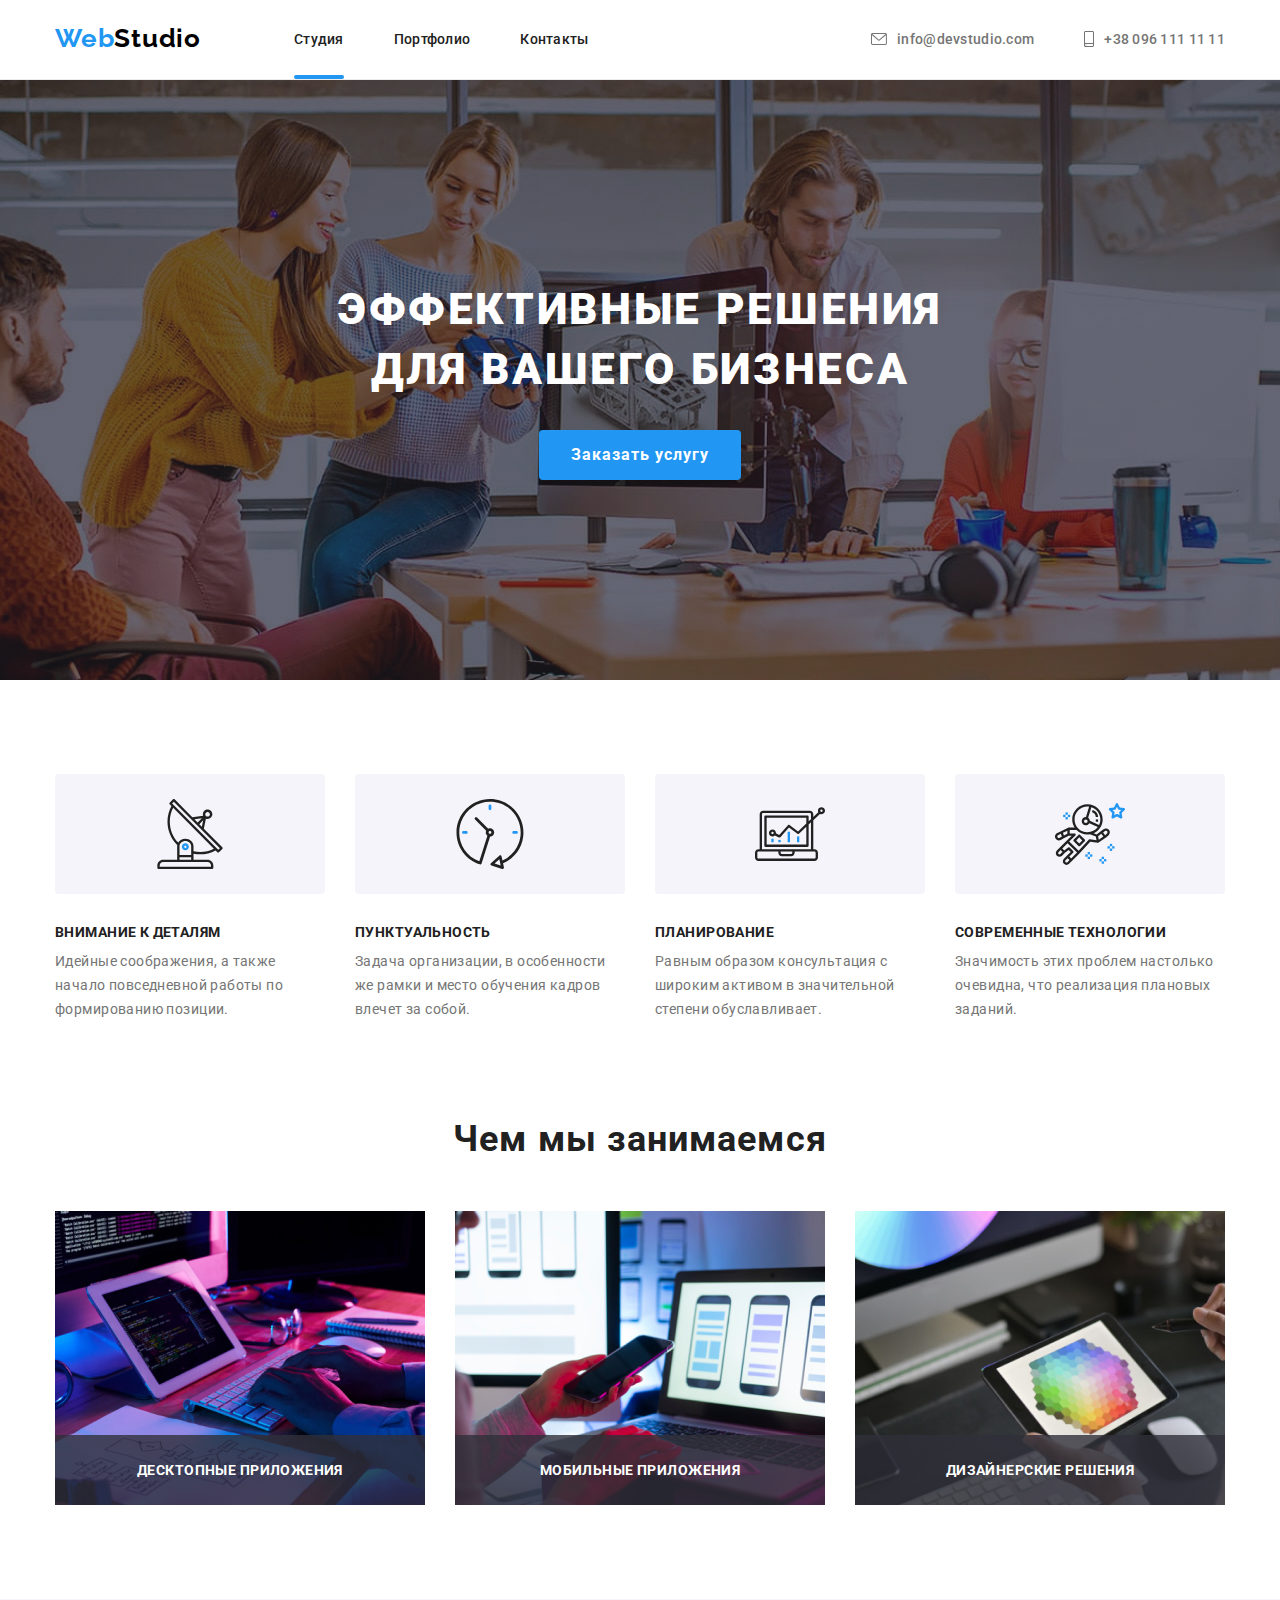
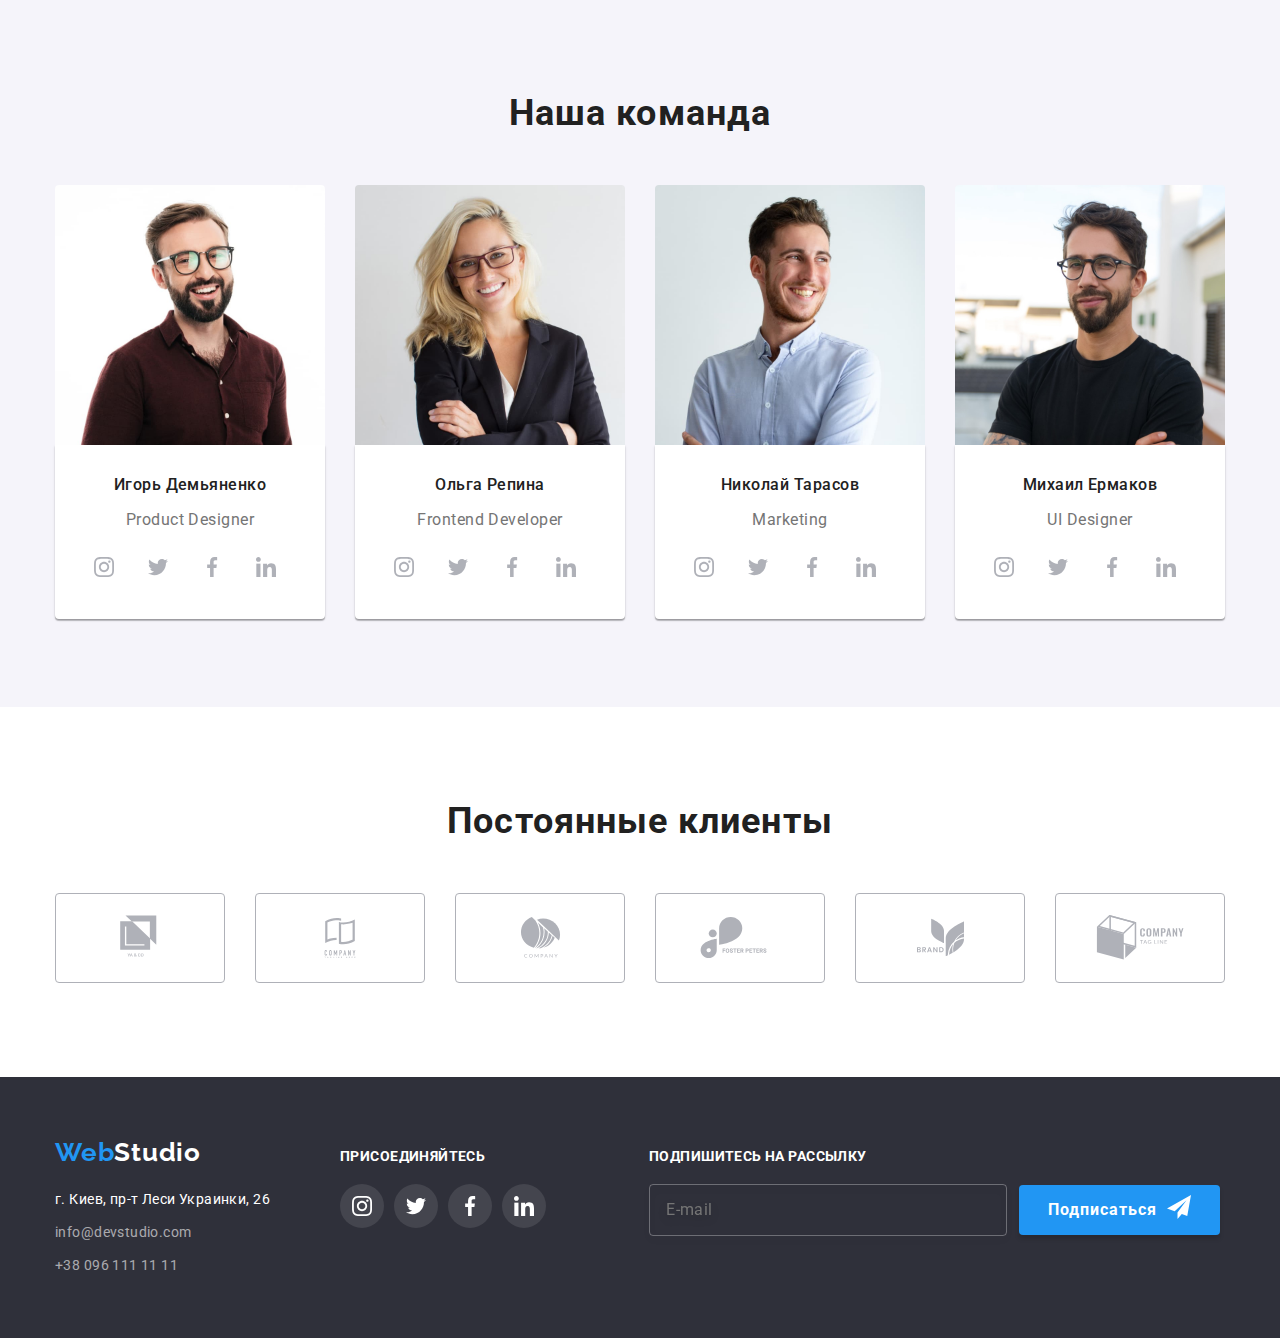
<file: index.html>
<!DOCTYPE html>
<html lang="ru">
<head>
    <meta charset="UTF-8">
    <meta name="viewport" content="width=device-width, initial-scale=1.0">
    <title>Homework 7</title>
    <link rel="stylesheet" href="https://cdnjs.cloudflare.com/ajax/libs/modern-normalize/1.0.0/modern-normalize.min.css">
    <link rel="preconnect" href="https://fonts.gstatic.com">
    <link href="https://fonts.googleapis.com/css2?family=Raleway:wght@700&family=Roboto:wght@400;500;700;900&display=swap"
        rel="stylesheet">
    <link rel="stylesheet" href="./css/main.min.css">
</head>
<body>
    <header  class="header">
        <div class="container">
            <nav class="navigation">
                <a class="logo-light link" lang="en" href="./index.html"><span class="logo-accent">Web</span>Studio</a>
                <ul class="navigation-menu list">
                    <li class="menu-item">
                        <a class="menu-link is-current link" href="./index.html">Студия</a>
                    </li>
                    <li class="menu-item">
                        <a class="menu-link link" href="./portfolio.html">Портфолио</a>
                    </li>
                    <li class="menu-item">
                        <a class="menu-link link" href="#">Контакты</a> 
                    </li>
                </ul>
            </nav>
            
            <address class="address">
                <ul class="address-header list">
                    <li class="address-mail-tel">
                        <a class="header-mail link" href="mailto:info@devstudio.com">
                            <svg class="address-icon"  width="16px" height="12px">
                                <use href="./images/sprite.svg#icon-envelope">
                                </use>
                            </svg>
                            info@devstudio.com</a>
                    </li>
                    <li class="address-mail-tel">
                        <a class="header-tel link" href="tel:+380961111111">
                            <svg class="address-icon" width="10px" height="16px">
                                <use href="./images/sprite.svg#icon-smartphone">
                                </use>
                            </svg>
                            +38 096 111 11 11</a>
                    </li>
                </ul>
            </address>

        </div>
             
    </header>
    <main>
        <!--hero-->
       
        <section class="hero">
                        
                    <h1 class="hero-title">Эффективные решения<br />для вашего бизнеса</h1>
                    <button class="button hero-button" type="button" data-modal-open>Заказать услугу</button>
            
        </section>
    
    <!--это мы-->
        <section class="about">
              <h2 class="visually-hidden">Это мы</h2>
            <div class="container">
                <ul class="about-list list">
                    <li class="about-list-item">
                        <div class="about-icon-list">
                            <svg class="about-icon">
                                <use href="./images/sprite.svg#icon-antenna">
                                </use>
                            </svg>
                        </div>
                        <h3 class="title">Внимание к деталям</h3>
                        <p class="about-title">Идейные соображения, а также начало повседневной работы по формированию позиции.</p>
                    </li>
                    <li class="about-list-item">
                        <div class="about-icon-list">
                            <svg class="about-icon">
                                <use href="./images/sprite.svg#icon-clock">
                                </use>
                            </svg>
                        </div>
                        <h3 class="title">Пунктуальность</h3>
                        <p class="about-title">Задача организации, в особенности же рамки и место обучения кадров влечет за собой.</p>
                    </li>
                    <li class="about-list-item"> 
                        <div class="about-icon-list">
                            <svg class="about-icon">
                                <use href="./images/sprite.svg#icon-diagram">
                                </use>
                            </svg>
                        </div>
                        <h3 class="title">Планирование</h3>
                        <p class="about-title">Равным образом консультация с широким активом в значительной степени обуславливает.</p>
                    </li>
                    <li class="about-list-item"> 
                         <div class="about-icon-list">
                            <svg class="about-icon">
                                <use href="./images/sprite.svg#icon-astronaut">
                                </use>
                            </svg>
                        </div>

                        <h3 class="title">Современные технологии</h3>
                        <p class="about-title">Значимость этих проблем настолько очевидна, что реализация плановых заданий.</p>
                    </li>
                </ul>
            </div>
            
                </section>
                <!--Чем мы занимаемся-->
            <section class="gallery">
                <h2 class="gallery-title">Чем мы занимаемся</h2>
                <div class="container">
                    <ul class="gallery-list list">
                    <li class="gallery-item">
                        <img class="gallery-img" src="./images/program/program-img-1.jpg" alt="Десктопные приложения" width="370"
                            height="294">
                            <div class="gallery-label">
                                <p class="label-text">Десктопные приложения</p>
                            </div>
                    </li>
                    <li class="gallery-item">
                        <img class="gallery-img" src="./images/program/program-img-2.jpg" alt="Мобильные приложения"
                            width="370" height="294">
                            <div class="gallery-label">
                                <p class="label-text">Мобильные приложения</p>
                            </div>
                    </li>
                    <li class="gallery-item">
                        <img class="gallery-img" src="./images/program/program-img-3.jpg" alt="Дизайнерские решения"
                            width="370" height="294">
                            <div class="gallery-label">
                                <p class="label-text">Дизайнерские решения</p>
                            </div>
                    </li>
                </ul>
            </div>            
                
            </section>
            <!--команда-->
            <section class="teams">
                <h2 class="gallery-title">Наша команда</h2>
                <div class="container">
                    <ul class="teams-list list">
                        <li class="teams-item">
                            <img class="teams-img" src="./images/komand/product-designer.jpg" alt="дизайнер" width="270" height="260">
                            <div class="teams-wrapper">
                                <h3 class="teams-persons">Игорь Демьяненко</h3>
                                <p class="persons-job" lang="en">Product Designer</p>
                                <ul class="social-list list">
                                    <li class="social-list-item">
                                        <a class="social-list-link" href="">
                                            <svg class="social-list-icon">
                                                <use href="./images/sprite.svg#icon-instagram"></use>
                                            </svg>
                                        </a>
                                    </li>
                                    <li class="social-list-item">
                                        <a class="social-list-link" href="">
                                            <svg class="social-list-icon">
                                                <use href="./images/sprite.svg#icon-Group"></use>
                                            </svg>
                                        </a>
                                    </li>
                                    <li class="social-list-item">
                                        <a class="social-list-link" href="">
                                            <svg class="social-list-icon">
                                                <use href="./images/sprite.svg#icon-facebook"></use>
                                            </svg>
                                        </a>
                                    </li>
                                    <li class="social-list-item">
                                        <a class="social-list-link" href="">
                                            <svg class="social-list-icon">
                                                <use href="./images/sprite.svg#icon-linkedin"></use>
                                            </svg>
                                        </a>
                                    </li>
                                </ul>
                            </div>
                            
                        </li>
                        <li class="teams-item">
                            <img class="teams-img" src="./images/komand/frontend-developer.jpg" alt="разработчик" width="270" height="260">
                            <div class="teams-wrapper">
                                <h3 class="teams-persons">Ольга Репина</h3>
                                <p class="persons-job" lang="en">Frontend Developer</p>
                                <ul class="social-list list">
                                    <li class="social-list-item">
                                        <a class="social-list-link" href="">
                                            <svg class="social-list-icon">
                                                <use href="./images/sprite.svg#icon-instagram"></use>
                                            </svg>
                                        </a>
                                    </li>
                                    <li class="social-list-item">
                                        <a class="social-list-link" href="">
                                            <svg class="social-list-icon">
                                                <use href="./images/sprite.svg#icon-Group"></use>
                                            </svg>
                                        </a>
                                    </li>
                                    <li class="social-list-item">
                                        <a class="social-list-link" href="">
                                            <svg class="social-list-icon">
                                                <use href="./images/sprite.svg#icon-facebook"></use>
                                            </svg>
                                        </a>
                                    </li>
                                    <li class="social-list-item">
                                        <a class="social-list-link" href="">
                                            <svg class="social-list-icon">
                                                <use href="./images/sprite.svg#icon-linkedin"></use>
                                            </svg>
                                        </a>
                                    </li>
                                </ul>
                            </div>
                           
                        </li>
                        <li class="teams-item">
                            <img class="teams-img" src="./images/komand/marketing.jpg" alt="маркетолог" width="270" height="260">
                            <div class="teams-wrapper">
                                <h3 class="teams-persons">Николай Тарасов</h3>
                                <p class="persons-job" lang="en">Marketing</p>
                                <ul class="social-list list">
                                    <li class="social-list-item">
                                        <a class="social-list-link" href="">
                                            <svg class="social-list-icon">
                                                <use href="./images/sprite.svg#icon-instagram"></use>
                                            </svg>
                                        </a>
                                    </li>
                                    <li class="social-list-item">
                                        <a class="social-list-link" href="">
                                            <svg class="social-list-icon">
                                                <use href="./images/sprite.svg#icon-Group"></use>
                                            </svg>
                                        </a>
                                    </li>
                                    <li class="social-list-item">
                                        <a class="social-list-link" href="">
                                            <svg class="social-list-icon">
                                                <use href="./images/sprite.svg#icon-facebook"></use>
                                            </svg>
                                        </a>
                                    </li>
                                    <li class="social-list-item">
                                        <a class="social-list-link" href="">
                                            <svg class="social-list-icon">
                                                <use href="./images/sprite.svg#icon-linkedin"></use>
                                            </svg>
                                        </a>
                                    </li>
                                </ul>
                            </div>                            
                        </li>
                        <li class="teams-item">
                            <img class="teams-img" src="./images/komand/ul-designer.jpg" alt="интерфейс дизайнер" width="270" height="260">
                            <div class="teams-wrapper">
                                <h3 class="teams-persons">Михаил Ермаков</h3>
                                <p class="persons-job" lang="en">UI Designer</p>
                                <ul class="social-list list">
                                    <li class="social-list-item">
                                        <a class="social-list-link" href="">
                                            <svg class="social-list-icon">
                                                <use href="./images/sprite.svg#icon-instagram"></use>
                                            </svg>
                                        </a>
                                    </li>
                                    <li class="social-list-item">
                                        <a class="social-list-link" href="">
                                            <svg class="social-list-icon">
                                                <use href="./images/sprite.svg#icon-Group"></use>
                                            </svg>
                                        </a>
                                    </li>
                                    <li class="social-list-item">
                                        <a class="social-list-link" href="">
                                            <svg class="social-list-icon">
                                                <use href="./images/sprite.svg#icon-facebook"></use>
                                            </svg>
                                        </a>
                                    </li>
                                    <li class="social-list-item">
                                        <a class="social-list-link" href="">
                                            <svg class="social-list-icon">
                                                <use href="./images/sprite.svg#icon-linkedin"></use>
                                            </svg>
                                        </a>
                                    </li>
                                </ul>
                            </div>                            
                        </li>
                    </ul>
                </div>              
            </section>
            <!-- постояные -->
            <section class="clients">
                <div class="container">
                    <h2 class="gallery-title">Постоянные клиенты</h2>
                    <ul class="clients-list">
                        <li class="clients-list-item">
                            <a href="" class="clients-link">
                                <svg class="client-icon" width="44px" height="49px">
                                    <use href="./images/sprite.svg#icon-client-one"></use>
                                </svg>
                            </a>
                        </li>
                        <li class="clients-list-item">
                            <a href="" class="clients-link">
                                <svg class="client-icon" width="40px" height="52px">
                                    <use href="./images/sprite.svg#icon-client-two"></use>
                                </svg>
                            </a>
                        </li>
                        <li class="clients-list-item">
                            <a href="" class="clients-link">
                                <svg class="client-icon" width="41px" height="43px">
                                    <use href="./images/sprite.svg#icon-client-thee"></use>
                                </svg>
                            </a>
                        </li>
                        <li class="clients-list-item">
                            <a href="" class="clients-link">
                                <svg class="client-icon" width="80px" height="42px">
                                    <use href="./images/sprite.svg#icon-client-four"></use>
                                </svg>
                            </a>
                        </li>
                        <li class="clients-list-item">
                            <a href="" class="clients-link">
                                <svg class="client-icon" width="59px" height="47px">
                                    <use href="./images/sprite.svg#icon-client-five"></use>
                                </svg>
                            </a>
                        </li>
                        <li class="clients-list-item">
                            <a href="" class="clients-link">
                            <svg class="client-icon" width="89px" height="45px">
                                <use href="./images/sprite.svg#icon-client-six"></use>
                            </svg>
                        </a>
                        </li>
                    </ul>
                </div>
            </section>
    </main>
    <!--подвал-->
    <footer class="dark">
        <div class="container">
            <div class="footer-address-container">
                <a class="logo-dark link" lang="en" href="./index.html"><span class="logo-accent">Web</span>Studio</a>
                <address class="address">
                    <ul class="footer-address list">
                        <li class="footer-mail-tel">
    
                            <p class="address-position">г. Киев, пр-т Леси Украинки, 26</p>
                        </li>
    
    
                        <li class="footer-mail-tel">
                            <a class="footer-mail link" href="mailto:info@devstudio.com">info@devstudio.com</a>
                        </li>
                        <li class="footer-mail-tel">
                            <a class="footer-tel link" href="tel:+380961111111">+38 096 111 11 11</a>
                        </li>
                    </ul>
    
                </address>
            </div>
            <div class="footer-social-link">
                <h3 class="join">присоединяйтесь</h3>
                <ul class="dark-social-list list">
    
                    <li class="social-list-item">
                        <a class="social-list-link" href="">
                            <svg class="social-list-icon">
                                <use href="./images/sprite.svg#icon-instagram"></use>
                            </svg>
                        </a>
                    </li>
                    <li class="social-list-item">
                        <a class="social-list-link" href="">
                            <svg class="social-list-icon">
                                <use href="./images/sprite.svg#icon-Group"></use>
                            </svg>
                        </a>
                    </li>
                    <li class="social-list-item">
                        <a class="social-list-link" href="">
                            <svg class="social-list-icon">
                                <use href="./images/sprite.svg#icon-facebook"></use>
                            </svg>
                        </a>
                    </li>
                    <li class=social-list-item">
                        <a class="social-list-link" href="">
                            <svg class="social-list-icon">
                                <use href="./images/sprite.svg#icon-linkedin"></use>
                            </svg>
                        </a>
                    </li>
                </ul>
            </div>

            <form action="#" class="footer-form">
                <b class="footer-form-title">Подпишитесь на рассылку</b>
                <div class="footer-form-fild">
                    <label>
                        <input class="footer-form-message" type="text" name="user-email" placeholder="E-mail">
                    </label>
                    <button type="submit" class="button footer-button">Подписаться<svg class="send-icon">
                            <use href="./images/sprite.svg#icon-icon-send"></use>
                        </svg>
                    </button></div>
            </form>
    
        </div>
    
    </footer>
<!-- backdrop -->
    <div class="backdrop is-hidden" data-modal>
        <div class="modal">
        <button type="button" class="close-btn" data-modal-close><svg width="18px" height="18px">
                <use href="./images/sprite.svg#icon-close-black"></use>
            </svg></button>
            <form action="#" class="modal-form">
                <b class="modal-title">Оставьте свои данные, мы вам перезвоним</b>
                <label class="modal-form-fild">
                    Имя
                    <span class="form-input-wrapper">
                        <input type="text" name="user-name" class="modal-form-input">
                        <svg class="input-icon">
                            <use href="./images/sprite.svg#icon-person-black"></use>
                        </svg>
                    </span>            
                </label>
                <label class="modal-form-fild">
                    Телефон
                    <span class="form-input-wrapper">
                        <input type="text" name="user-tel" class="modal-form-input">
                        <svg class="input-icon">
                            <use href="./images/sprite.svg#icon-phone-black"></use>
                        </svg>
                    </span>
                </label>
                <label class="modal-form-fild">
                    Почта
                    <span class="form-input-wrapper">
                        <input type="text" name="user-email" class="modal-form-input">
                        <svg class="input-icon">
                            <use href="./images/sprite.svg#icon-email-black"></use>
                        </svg>
                    </span>
                </label>
                <label class="modal-form-fild">
                    Комментарий
                    <textarea class="modal-form-message" name="name-message" placeholder="Введите текст"></textarea>
                </label>
                <input id="user-policy" type="checkbox" name="policy" value="accept-policy" class="modal-form-policy visually-hidden">
                <label for="user-policy" class="modal-form-policy-text">Соглашаюсь с рассылкой и принимаю<a class="accent-policy-link" href="#">Условия договора</a>
                </label>
                <button type="submit" class="button modal-form-button">Отправить</button>                
            </form>        
        </div>
    </div>
    <script src="./js/modal.js"></script>
</body>
</html>
</file>
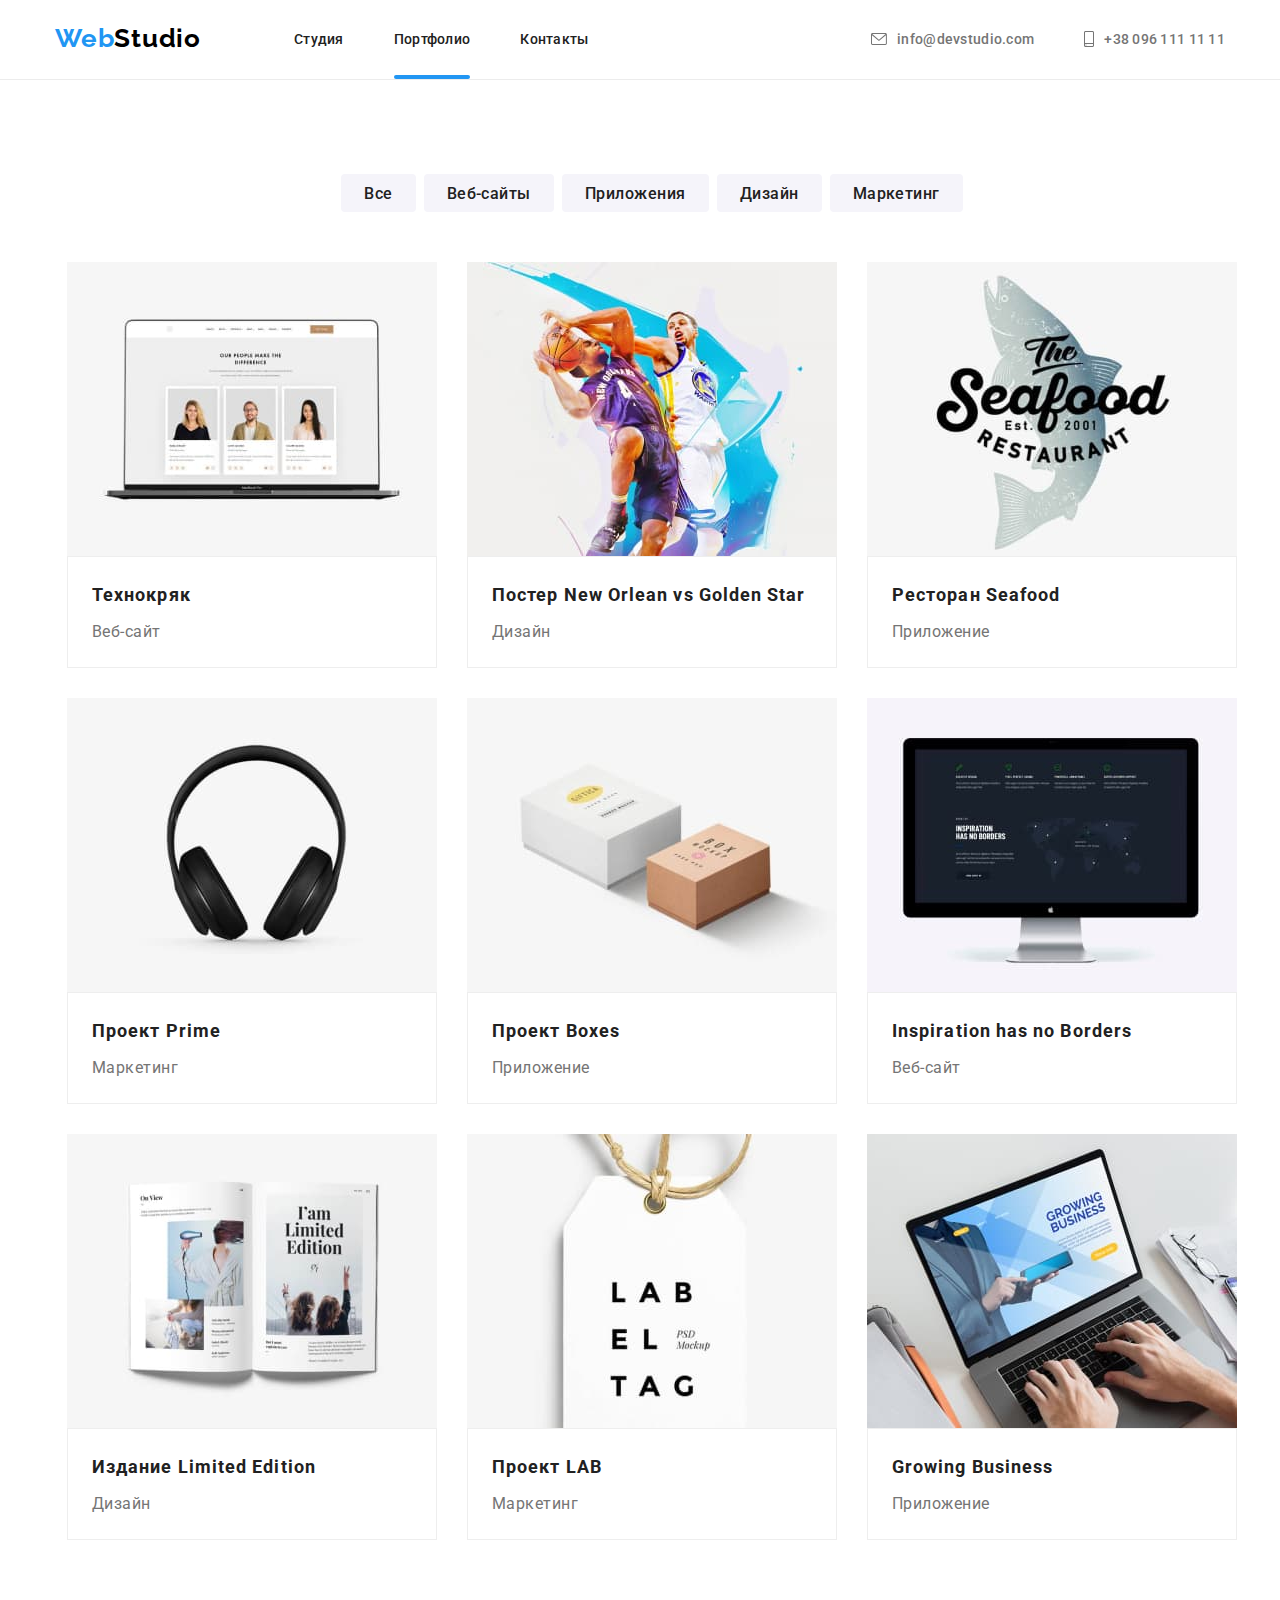
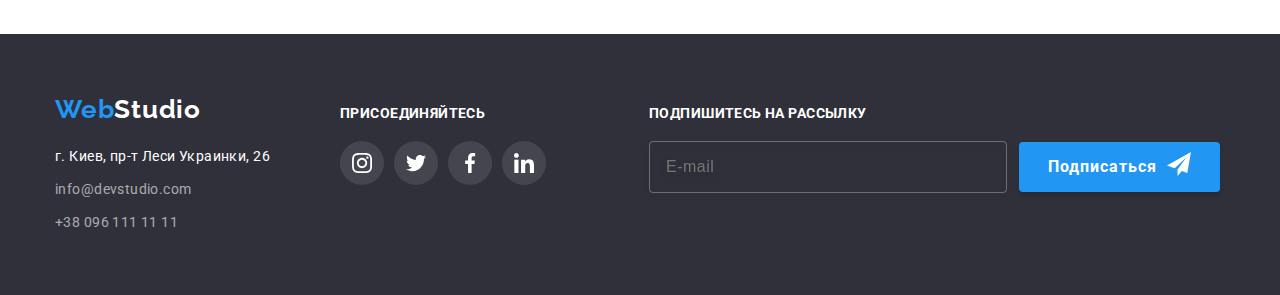
<file: portfolio.html>
<!DOCTYPE html>
<html lang="ru">
<head>
    <meta charset="UTF-8">
    <meta name="viewport" content="width=device-width, initial-scale=1.0">
    <title>Портфолио</title>
    <link rel="preconnect" href="https://fonts.gstatic.com">
    <link href="https://fonts.googleapis.com/css2?family=Raleway:wght@700&family=Roboto:wght@400;500;700;900&display=swap"
        rel="stylesheet">
    <link rel="stylesheet" href="./css/portfolio.min.css">
</head>
<body>
<header class="header">
    <div class="container">
        <nav class="navigation">
            <a class="logo-light link" lang="en" href="./index.html"><span class="logo-accent">Web</span>Studio</a>
            <ul class="navigation-menu list">
                <li class="menu-item">
                    <a class="menu-link link" href="./index.html">Студия</a>
                </li>
                <li class="menu-item">
                    <a class="menu-link is-current link" href="./portfolio.html">Портфолио</a>
                </li>
                <li class="menu-item">
                    <a class="menu-link link" href="#">Контакты</a>
                </li>
            </ul>
        </nav>

        <address class="address">
            <ul class="address-header list">
                <li class="address-mail-tel">
                    <a class="header-mail link" href="mailto:info@devstudio.com">
                       <svg class="address-icon" width="16px" height="12px">
                           <use href="./images/sprite.svg#icon-envelope"></use>
                       </svg>info@devstudio.com</a>
                </li>
                <li class="address-mail-tel">
                    <a class="header-tel link" href="tel:+380961111111">
                        <svg class="address-icon" width="10px" height="16px">
                            <use href="./images/sprite.svg#icon-smartphone">
                            </use>
                        </svg>
                        +38 096 111 11 11</a>
                </li>
            </ul>
        </address>

    </div>

</header>
    <main>
        <h1 class="visually-hidden">наши роботи</h1>
        <!--список кнопок-->
        <section class="filter">
            <div class="container">
                <ul class="filter-portfolio list">
                    <li class="btn-portfolio"><button class="button-filter" type="button">Все</button></li>
                    <li class="btn-portfolio"><button class="button-filter" type="button">Веб-сайты</button></li>
                    <li class="btn-portfolio"><button class="button-filter" type="button">Приложения</button></li>
                    <li class="btn-portfolio"><button class="button-filter" type="button">Дизайн</button></li>
                    <li class="btn-portfolio"><button class="button-filter" type="button">Маркетинг</button></li>
                </ul>
                <!--наши роботи-->
                <ul class="filter-gallery list">
                    <li class="filter-gallery-item">                                             
                            <a class="gallery link" href="">
                                <div class="portfolio-img-wrapper"><img src="./images/portfolio/texno.jpg" alt="технокряк" width="370" height="294">
                                <p class="overlay-text">Технокряк это современная площадка распространения коронавируса. Компании используют эту
                                    платформу для цифрового
                                    шпионажа и атак на защищённые сервера конкурентов.</p></div>
                                
                        <div class="card-gallery">
                                    <h2 class="filter-caption">Технокряк</h2>
                                    <p class="caption-text">Веб-сайт</p>
                        </div>
                               
                        </a>
                    </li>

                    <li class="filter-gallery-item">
                        <a class="gallery link" href=""
                        ><div class="portfolio-img-wrapper"><img class="filter-gallery-img" src="./images/portfolio/poster.jpg"
                                alt="Постер New Orlean vs Golden Star" width="370" height="294">
                            <p class="overlay-text">Технокряк это современная площадка распространения коронавируса. Компании используют эту
                                платформу для цифрового
                                шпионажа и атак на защищённые сервера конкурентов.</p>
                        </div>
                                <div class="card-gallery">
                                    <h2 class="filter-caption">Постер New Orlean vs Golden Star</h2>
                                    <p class="caption-text">Дизайн</p>
                                </div>
                                   
                        </a>
                    </li>

                    <li class="filter-gallery-item">
                        <a class="gallery link" href="">
                            <div class="portfolio-img-wrapper"><img class="filter-gallery-img" src="./images/portfolio/restoran.jpg"
                                alt="Ресторан Seafood" width="370" height="294">
                            <p class="overlay-text">Технокряк это современная площадка распространения коронавируса. Компании используют эту
                                платформу для цифрового
                                шпионажа и атак на защищённые сервера конкурентов.</p>
                        </div>
                                <div class="card-gallery">
                                    <h2 class="filter-caption">Ресторан Seafood</h2>
                                    <p class="caption-text">Приложение</p>
                            </div>
                            
                        </a>
                
                    </li>

                    <li class="filter-gallery-item">
                        <a class="gallery link" href="">
                            <div class="portfolio-img-wrapper"><img class="filter-gallery-img" src="./images/portfolio/prime.jpg" alt="Проект Prime"
                                width="370" height="294">
                            <p class="overlay-text">Технокряк это современная площадка распространения коронавируса. Компании используют эту
                                платформу для цифрового
                                шпионажа и атак на защищённые сервера конкурентов.</p>
                        </div>
                                <div class="card-gallery">
                                    <h2 class="filter-caption">Проект Prime</h2>
                                    <p class="caption-text">Маркетинг</p>
                                </div>
                       
                        </a>
                    </li>

                    <li class="filter-gallery-item">
                        <a class="gallery link" href="">
                            <div class="portfolio-img-wrapper"><img class="filter-gallery-img" src="./images/portfolio/boxes.jpg" alt="Проект Boxes"
                                width="370" height="294">
                            <p class="overlay-text">Технокряк это современная площадка распространения коронавируса. Компании используют эту
                                платформу для цифрового
                                шпионажа и атак на защищённые сервера конкурентов.</p>
                        </div>
                                <div class="card-gallery">
                                    <h2 class="filter-caption">Проект Boxes</h2>
                                    <p class="caption-text">Приложение</p>
                                </div>
                           
                        </a>
                
                    </li>

                    <li class="filter-gallery-item">
                        <a class="gallery link" href="">
                            <div class="portfolio-img-wrapper"><img class="filter-gallery-img" src="./images/portfolio/borders.jpg"
                                    alt="Inspiration has no Borders" width="370" height="294">
                                <p class="overlay-text">Технокряк это современная площадка распространения коронавируса. Компании используют эту
                                    платформу для цифрового
                                    шпионажа и атак на защищённые сервера конкурентов.</p>
                            </div>
                                <div class="card-gallery">
                                    <h2 class="filter-caption">Inspiration has no Borders</h2>
                                    <p class="caption-text">Веб-сайт</p>
                                </div>
                           
                        </a>
                
                    </li>

                    <li class="filter-gallery-item">
                        <a class="gallery link" href="">
                            <div class="portfolio-img-wrapper"><img class="filter-gallery-img" src="./images/portfolio/limited.jpg"
                                    alt="Издание Limited Edition" width="370" height="294">
                                <p class="overlay-text">Технокряк это современная площадка распространения коронавируса. Компании используют эту
                                    платформу для цифрового
                                    шпионажа и атак на защищённые сервера конкурентов.</p>
                            </div>
                                <div class="card-gallery">
                                    <h2 class="filter-caption">Издание Limited Edition</h2>
                                    <p class="caption-text">Дизайн</p>
                                </div>
                          
                        </a>                
                    </li>

                    <li class="filter-gallery-item">
                        <a class="gallery link" href="">
                            <div class="portfolio-img-wrapper"><img class="filter-gallery-img" src="./images/portfolio/lab.jpg" alt="Проект LAB"
                                    width="370" height="294">
                                <p class="overlay-text">Технокряк это современная площадка распространения коронавируса. Компании используют эту
                                    платформу для цифрового
                                    шпионажа и атак на защищённые сервера конкурентов.</p>
                            </div>
                                <div class="card-gallery">
                                    <h2 class="filter-caption">Проект LAB</h2>
                                    <p class="caption-text">Маркетинг</p>
                                </div>
                        
                        </a>                                        
                    </li>
                    
                    <li class="filter-gallery-item">
                        <a class="gallery link" href="">
                            <div class="portfolio-img-wrapper"><img class="filter-gallery-img" src="./images/portfolio/growing-business.jpg"
                                    alt="Growing Business" width="370" height="294">
                                <p class="overlay-text">Технокряк это современная площадка распространения коронавируса. Компании используют эту
                                    платформу для цифрового
                                    шпионажа и атак на защищённые сервера конкурентов.</p>
                            </div>
                                <div class="card-gallery">
                                    <h2 class="filter-caption">Growing Business</h2>
                                    <p class="caption-text">Приложение</p>
                                </div>
                          
                        </a>                
                    </li>
                </ul>
            </div>
       
        </section>
    </main>
    <!--подвал-->
<footer class="dark">
    <div class="container">
        <div class="footer-address-container">
            <a class="logo-dark link" lang="en" href="./index.html"><span class="logo-accent">Web</span>Studio</a>
            <address class="address">
                <ul class="footer-address list">
                    <li class="footer-mail-tel">

                        <p class="address-position">г. Киев, пр-т Леси Украинки, 26</p>
                    </li>


                    <li class="footer-mail-tel">
                        <a class="footer-mail link" href="mailto:info@devstudio.com">info@devstudio.com</a>
                    </li>
                    <li class="footer-mail-tel">
                        <a class="footer-tel link" href="tel:+380961111111">+38 096 111 11 11</a>
                    </li>
                </ul>

            </address>
        </div>
        <div class="footer-social-link">
            <h3 class="join">присоединяйтесь</h3>
            <ul class="dark-social-list list">

                <li class="social-list-item">
                    <a class="social-list-link" href="">
                        <svg class="social-list-icon">
                            <use href="./images/sprite.svg#icon-instagram"></use>
                        </svg>
                    </a>
                </li>
                <li class="social-list-item">
                    <a class="social-list-link" href="">
                        <svg class="social-list-icon">
                            <use href="./images/sprite.svg#icon-Group"></use>
                        </svg>
                    </a>
                </li>
                <li class="social-list-item">
                    <a class="social-list-link" href="">
                        <svg class="social-list-icon">
                            <use href="./images/sprite.svg#icon-facebook"></use>
                        </svg>
                    </a>
                </li>
                <li class=social-list-item">
                    <a class="social-list-link" href="">
                        <svg class="social-list-icon">
                            <use href="./images/sprite.svg#icon-linkedin"></use>
                        </svg>
                    </a>
                </li>
            </ul>
        </div>

        <form action="#" class="footer-form">
            <b class="footer-form-title">Подпишитесь на рассылку</b>
            <div class="footer-form-fild">
                <label>
                    <input class="footer-form-message" type="text" name="user-email" placeholder="E-mail">
                </label>
                <button type="submit" class="button footer-button">Подписаться<svg class="send-icon">
                        <use href="./images/sprite.svg#icon-icon-send"></use>
                    </svg>
                </button></div>
        </form>

    </div>

</footer>
    </body>
    </html>
</file>
<file: css/main.min.css>
.visually-hidden{position:absolute;width:1px;height:1px;margin:-1px;border:0;padding:0;white-space:nowrap;clip-path:inset(100%);clip:rect(0 0 0 0);overflow:hidden}:root{--accent-color: #2196f3;--main-font: "Roboto", sans-serif;--secondary-font: "Raleway", sans-serif;--primary-text-color: #212121;--secondary-text-color: #757575;--tertiary-text-color: #ffffff;--primary-background-color: #ffffff;--secondary-background-color: #2f303a;--card-set-gap: 30px;--icon-color: #afb1b8;--accent-icon-color: #ffffff;--tertiary-background-color: #f5f4fa}body{font-family:var(--main-font);background-color:var(--primary-background-color)}*{box-sizing:border-box;margin:0;padding:0}.list{list-style:none}.link{text-decoration:none}h1,h2,h3,h4,h5,h6{margin:0}ul,ol{margin:0;padding:0}p{margin:0}img{display:block;max-width:100%;height:auto}.address{font-style:normal}.container{width:1200px;padding:0 15px;margin:0 auto}.button{display:flex;cursor:pointer;min-width:200px;min-height:50px;border-radius:4px;margin-left:auto;margin-right:auto;box-shadow:0px 4px 4px rgba(0,0,0,0.15);border:none;padding:10px 32px;font-family:var(--main-font);font-weight:700;font-size:16px;line-height:1.875;letter-spacing:0.06em;color:var(--tertiary-text-color);background-color:var(--accent-color);transition:color 250ms cubic-bezier(0.4, 0, 0.2, 1)}.button:hover,.button:focus{background:#188ce8;box-shadow:0px 4px 4px rgba(0,0,0,0.15);border-radius:4px}.social-list-link{display:flex;justify-content:center;align-items:center;width:44px;height:44px;background-color:var(--primary-background-color);border-radius:50%;margin-right:10px;transition:background-color 250ms cubic-bezier(0.4, 0, 0.2, 1)}.social-list-link:hover,.social-list-link:focus{background-color:var(--accent-color)}.social-list-link:hover:hover .social-list-icon,.social-list-link:hover:focus .social-list-icon,.social-list-link:focus:hover .social-list-icon,.social-list-link:focus:focus .social-list-icon{fill:var(--accent-icon-color)}.social-list-icon{width:20px;height:20px;fill:var(--icon-color);transition:fill 250ms cubic-bezier(0.4, 0, 0.2, 1)}.social-list-icon:not(:last-child){margin-right:10px}.header{border-bottom:1px solid #ececec}.header .container{display:flex;align-items:center;padding-top:24px;padding-bottom:25px}.navigation{display:flex;align-items:center}.navigation-menu{display:flex}.menu-item:not(:last-child){margin-right:50px}.header .logo-light{margin-right:93px}.logo-light,.logo-accent{font-family:var(--secondary-font);font-weight:700;font-size:26px;line-height:1.153;letter-spacing:0.03em;color:#000000}.logo-dark{font-family:var(--secondary-font);font-weight:700;font-size:26px;line-height:1.192;letter-spacing:0.03em;color:var(--tertiary-text-color)}.logo-accent{color:var(--accent-color)}.menu-link,.header-mail,.header-tel{font-weight:500;font-size:14px;line-height:1.142;letter-spacing:0.02em;color:var(--primary-text-color);display:inline-block;transition:color 250ms cubic-bezier(0.4, 0, 0.2, 1)}.menu-link:hover,.menu-link:focus,.header-mail:hover,.header-mail:focus,.header-tel:hover,.header-tel:focus{color:var(--accent-color)}.menu-item.is-current{color:var(--accent-color)}.menu-item.is-current:hover,.menu-item.is-current:focus{color:var(--accent-color)}.header-mail,.header-tel{color:var(--secondary-text-color)}.header-mail,.header-tel{display:flex;align-items:center}.address-header{display:flex;align-items:center}.menu-link.is-current{position:relative}.menu-link.is-current::after{content:"";position:absolute;left:0;bottom:-32px;width:100%;height:4px;border-radius:4px;background-color:var(--accent-color)}.address-mail-tel:not(:last-child){margin-right:50px}.address-mail-tel:not(:last-child):hover .address-icon,.address-mail-tel:not(:last-child):focus .address-icon{fill:var(--accent-color)}.header .address{margin-left:auto;margin-top:auto;margin-bottom:auto}.address-icon{margin-right:10px;fill:currentColor;transition:fill 250ms cubic-bezier(0.4, 0, 0.2, 1)}.hero{max-width:1600px;min-height:600px;margin:auto;padding-top:200px;padding-bottom:200px;text-align:center;background-color:var(--secondary-background-color);background-image:linear-gradient(rgba(47,48,58,0.4), rgba(47,48,58,0.4)),url("../images/hero/people-bg.jpg");background-position:center;background-repeat:no-repeat}.hero-title{font-weight:900;font-size:44px;line-height:1.363;text-transform:uppercase;text-align:center;color:var(--tertiary-text-color);margin-bottom:30px;min-width:696px;min-height:120px;letter-spacing:0.06em}.about .container{padding-top:94px;padding-bottom:94px}.about-list{display:flex}.about-list-item{margin-right:var(--card-set-gap)}.title{font-weight:700;font-size:14px;line-height:1.143;letter-spacing:0.03em;text-transform:uppercase;color:var(--primary-text-color);margin-bottom:10px}.about-title{font-weight:400;font-size:14px;line-height:1.714;letter-spacing:0.03em;color:var(--secondary-text-color);width:270px;height:75px}.about-icon{width:70px;height:70px}.about-icon-list{display:flex;align-items:center;justify-content:center;width:270px;height:120px;margin-bottom:30px;background-color:var(--tertiary-background-color);border-radius:4px}.gallery .container{padding-bottom:94px}.gallery-list{display:flex}.gallery-item{position:relative}.gallery-item:not(:last-child){margin-right:var(--card-set-gap)}.gallery-title{font-weight:700;font-size:36px;line-height:1.166;letter-spacing:0.03em;color:var(--primary-text-color);margin-bottom:50px;text-align:center}.label-text{position:absolute;bottom:0;left:0;font-family:var(--main-font);font-weight:700;font-size:14px;line-height:1.143;text-align:center;letter-spacing:0.03em;text-transform:uppercase;height:70px;width:100%;color:#ffffff;background-color:rgba(47,48,58,0.8);padding-top:27px;padding-bottom:27px}.teams{background-color:var(--tertiary-background-color);padding-top:94px;padding-bottom:94px}.teams-list{display:flex;margin-top:50px;outline:none;border:none;padding:0;margin:0}.teams-item{width:270px;height:428px}.teams-item:not(:last-child){margin-right:var(--card-set-gap)}.teams-wrapper{text-align:center;padding-top:30px;padding-bottom:30px;box-shadow:0px 1px 3px rgba(0,0,0,0.12),0px 1px 1px rgba(0,0,0,0.14),0px 2px 1px rgba(0,0,0,0.2);border-radius:0px 0px 4px 4px;background-color:var(--primary-background-color)}.teams-img{border-top-left-radius:4px;border-top-right-radius:4px}.teams-persons,.persons-job{font-weight:500;font-size:16px;line-height:1.188;letter-spacing:0.03em;color:var(--primary-text-color);margin-bottom:16px}.persons-job{font-weight:400;color:var(--secondary-text-color);margin-top:10px}.social-list{display:flex;justify-content:center}.clients{padding-top:94px;padding-bottom:94px;box-sizing:border-box}.clients-list{display:flex;justify-content:space-between;list-style:none}.clients-link{display:flex;justify-content:center;align-items:center;width:170px;height:90px;border:1px solid #afb1b8;border-radius:4px;color:var(--icon-color);transition:250ms cubic-bezier(0.4, 0, 0.2, 1)}.clients-link{fill:var(--icon-color)}.clients-link:hover,.clients-link:focus{fill:var(--accent-color);border:1px solid var(--accent-color)}.clients-list-item:not(:last-child){margin-right:var(--card-set-gap)}.client-icon{transition:fill 250ms cubic-bezier(0.4, 0, 0.2, 1)}.clients-list-item:hover .client-icon,.clients-list-item:focus .client-icon{fill:var(--accent-color)}.dark{background-color:var(--secondary-background-color);padding-top:60px;padding-bottom:60px;display:block;align-items:baseline}.dark>.container{display:flex;align-items:baseline}.footer-address-container{margin-right:70px}.address-position,.footer-mail,.footer-tel{font-weight:400;font-size:14px;line-height:1.714;letter-spacing:0.03em;color:var(--tertiary-text-color)}.address{margin-top:20px}.footer-mail,.footer-tel{color:rgba(255,255,255,0.6)}.address-position{margin-bottom:9px}.dark-social-list{display:flex}.join{font-family:var(--main-font);font-weight:700px;font-size:14px;line-height:1.143;letter-spacing:0.03em;text-transform:uppercase;color:var(--primary-background-color);display:block;margin-bottom:20px}.footer-mail-tel:not(:last-child){margin-bottom:9px}.dark .social-list-link{background-color:rgba(255,255,255,0.1)}.dark .social-list-link:hover,.dark .social-list-link:focus{background-color:var(--accent-color);fill:#ffffff}.dark .social-list-icon{fill:var(--accent-icon-color);transition:fill 250ms cubic-bezier(0.4, 0, 0.2, 1)}.footer-social-link{margin-right:93px}.footer-form-title{display:inline-flex;margin-bottom:20px;font-family:var(--main-font);font-weight:700;font-size:14px;line-height:1.142;letter-spacing:0.03em;color:var(--tertiary-text-color);text-transform:uppercase}.footer-form-fild{display:flex;justify-content:center;align-items:center}.footer-form-message{display:flex;width:358px;padding:15px 16px;border:1px solid rgba(255,255,255,0.3);border-radius:4px;filter:drop-shadow(0px 4px 4px rgba(0,0,0,0.15));font-size:16px;line-height:1.25;letter-spacing:0.03em;background-color:transparent;color:rgba(255,255,255,0.6)}.footer-button{display:flex;margin-left:12px;margin-right:0;padding:10px 29px}.send-icon{display:flex;width:24px;height:24px;margin-left:10px;fill:var(--primary-background-color)}.backdrop{position:fixed;left:0;top:0;width:100%;height:100%;display:flex;background-color:rgba(0,0,0,0.1);transition:500ms cubic-bezier(0.4, 0, 0.2, 1)}.backdrop.is-hidden{transition:500ms cubic-bezier(0.4, 0, 0.2, 1) 500ms}.modal{position:absolute;top:50%;left:50%;transform:translate(-50%, -50%) scale(1);width:528px;background-color:#ffffff;padding:40px;transition:500ms cubic-bezier(0.4, 0, 0.2, 1) 500ms}.backdrop.is-hidden .modal{transform:translate(-50%, -50%) scale(0);transition:transform 500ms cubic-bezier(0.4, 0, 0.2, 1) 0ms}.close-btn{position:absolute;top:8px;right:8px;width:30px;height:30px;background-color:#ffffff;border:1px solid rgba(0,0,0,0.1);border-radius:50%;cursor:pointer;display:flex;align-items:center;justify-content:center}.close-btn:focus,.close-btn:hover{fill:var(--accent-color)}.is-hidden{opacity:0;visibility:hidden;pointer-events:none}.modal-form{display:flex;flex-direction:column}.modal-title{font-family:var(--main-font);font-style:normal;font-weight:700;font-size:20px;line-height:1.15;text-align:center;letter-spacing:0.03em;color:#212121;margin-bottom:12px}.modal-form-fild{display:flex;flex-direction:column;margin-bottom:10px;font-family:var(--main-font);font-weight:400;font-size:12px;line-height:1.167;letter-spacing:0.01em}.form-input-wrapper{position:relative;display:block;margin-top:4px;box-sizing:border-box}.modal-form-input{width:100%;height:40px;border:1px solid rgba(33,33,33,0.2);border-radius:4px;padding-left:42px;transition:border-color 250ms cubic-bezier(0.4, 0, 0.2, 1)}.modal-form-input:focus{outline:none;border-color:var(--accent-color)}.input-icon{position:absolute;top:50%;left:12px;transform:translateY(-50%);display:block;width:18px;height:18px;fill:currentColor;transition:fill 250ms cubic-bezier(0.4, 0, 0.2, 1)}.modal-form-input:focus+.input-icon{fill:var(--accent-color);transition:fill 250ms cubic-bezier(0.4, 0, 0.2, 1)}.modal-form-message{width:100%;height:120px;border:1px solid rgba(33,33,33,0.2);border-radius:4px;padding:12px 16px;margin-top:4px;resize:none;transition:border-color 250ms cubic-bezier(0.4, 0, 0.2, 1)}.modal-form-message:focus{outline:none;border-color:var(--accent-color)}.modal-form-policy-text{display:flex;justify-content:center;align-items:center;margin-bottom:30px;font-family:var(--main-font);font-weight:400;font-size:14px;line-height:1.714;letter-spacing:0.03em}.modal-form-policy-text::before{display:inline-block;min-width:16px;height:15px;border:2px solid #000000;content:"";margin-right:7px;border-radius:2px;color:var(--secondary-text-color);transition:background-color 250ms cubic-bezier(0.4, 0, 0.2, 1)}.modal-form-policy:checked+.modal-form-policy-text::before{background-image:url("../images/icon-check.svg");fill:white;background-color:var(--accent-color);border-color:var(--accent-color);background-size:contain;background-origin:border-box}.accent-policy-link{display:flex;text-decoration:underline;text-decoration-skip-ink:none;color:var(--accent-color);margin-left:8px}.modal-form-button{margin:0 auto;padding:10px 56px}.modal-form-button:hover,.modal-form-button:focus{background:#188ce8;box-shadow:0px 4px 4px rgba(0,0,0,0.15);border-radius:4px}
/*# sourceMappingURL=main.min.css.map */
</file>
<file: css/portfolio.min.css>
.visually-hidden{position:absolute;width:1px;height:1px;margin:-1px;border:0;padding:0;white-space:nowrap;clip-path:inset(100%);clip:rect(0 0 0 0);overflow:hidden}:root{--accent-color: #2196f3;--main-font: "Roboto", sans-serif;--secondary-font: "Raleway", sans-serif;--primary-text-color: #212121;--secondary-text-color: #757575;--tertiary-text-color: #ffffff;--primary-background-color: #ffffff;--secondary-background-color: #2f303a;--card-set-gap: 30px;--icon-color: #afb1b8;--accent-icon-color: #ffffff;--tertiary-background-color: #f5f4fa}body{font-family:var(--main-font);background-color:var(--primary-background-color)}*{box-sizing:border-box;margin:0;padding:0}.list{list-style:none}.link{text-decoration:none}h1,h2,h3,h4,h5,h6{margin:0}ul,ol{margin:0;padding:0}p{margin:0}img{display:block;max-width:100%;height:auto}.address{font-style:normal}.container{width:1200px;padding:0 15px;margin:0 auto}.header{border-bottom:1px solid #ececec}.header .container{display:flex;align-items:center;padding-top:24px;padding-bottom:25px}.navigation{display:flex;align-items:center}.navigation-menu{display:flex}.menu-item:not(:last-child){margin-right:50px}.header .logo-light{margin-right:93px}.logo-light,.logo-accent{font-family:var(--secondary-font);font-weight:700;font-size:26px;line-height:1.153;letter-spacing:0.03em;color:#000000}.logo-dark{font-family:var(--secondary-font);font-weight:700;font-size:26px;line-height:1.192;letter-spacing:0.03em;color:var(--tertiary-text-color)}.logo-accent{color:var(--accent-color)}.menu-link,.header-mail,.header-tel{font-weight:500;font-size:14px;line-height:1.142;letter-spacing:0.02em;color:var(--primary-text-color);display:inline-block;transition:color 250ms cubic-bezier(0.4, 0, 0.2, 1)}.menu-link:hover,.menu-link:focus,.header-mail:hover,.header-mail:focus,.header-tel:hover,.header-tel:focus{color:var(--accent-color)}.menu-item.is-current{color:var(--accent-color)}.menu-item.is-current:hover,.menu-item.is-current:focus{color:var(--accent-color)}.header-mail,.header-tel{color:var(--secondary-text-color)}.header-mail,.header-tel{display:flex;align-items:center}.address-header{display:flex;align-items:center}.menu-link.is-current{position:relative}.menu-link.is-current::after{content:"";position:absolute;left:0;bottom:-32px;width:100%;height:4px;border-radius:4px;background-color:var(--accent-color)}.address-mail-tel:not(:last-child){margin-right:50px}.address-mail-tel:not(:last-child):hover .address-icon,.address-mail-tel:not(:last-child):focus .address-icon{fill:var(--accent-color)}.header .address{margin-left:auto;margin-top:auto;margin-bottom:auto}.address-icon{margin-right:10px;fill:currentColor;transition:fill 250ms cubic-bezier(0.4, 0, 0.2, 1)}.filter{padding-top:94px;padding-bottom:94px;margin-right:auto;margin-left:auto;width:1176px}.filter-portfolio{display:flex;margin-bottom:50px;justify-content:center}.btn-portfolio:not(:last-child){margin-right:8px}.button-filter{font-family:var(--main-font);font-weight:500;font-size:16px;line-height:1.625;letter-spacing:0.03em;color:var(--primary-text-color);border:1px solid transparent;background-color:var(--tertiary-background-color);height:38px;padding-top:6px;padding-bottom:6px;padding-left:22px;padding-right:22px;text-align:center;border-radius:4px;transition:250ms cubic-bezier(0.4, 0, 0.2, 1)}.filter-gallery{display:flex;flex-wrap:wrap;border:none;padding:0;margin:0;margin-right:calc(-1 * var(--card-set-gap))}.filter-gallery-item{margin-right:30px;margin-bottom:30px}.filter-gallery-item:nth-child(3n){margin-right:0}.filter-gallery-item:nth-last-child(-n+3){margin-bottom:0}.filter-gallery>.filter-gallery-item{flex-basis:calc(100% / 3 - var(--card-set-gap));max-width:370px;outline:none;border:none}.filter-caption{font-weight:700;font-size:18px;line-height:2;letter-spacing:0.06em;color:var(--primary-text-color);margin-bottom:4px}.card-gallery{border:1px solid #eeeeee;padding:20px 24px}.caption-text{font-weight:400;font-size:16px;line-height:1.875;letter-spacing:0.03em;color:var(--secondary-text-color)}.button-filter:hover,.button-filter:focus{color:var(--primary-background-color);background-color:var(--accent-color);box-shadow:0px 3px 1px rgba(0,0,0,0.1),0px 1px 2px rgba(0,0,0,0.08),0px 2px 2px rgba(0,0,0,0.12)}.gallery{display:block}.filter-gallery-item .gallery:hover,.filter-gallery-item .gallery:focus{box-shadow:0px 1px 1px rgba(0,0,0,0.12),0px 4px 4px rgba(0,0,0,0.06),1px 4px 6px rgba(0,0,0,0.16)}.portfolio-img-wrapper{position:relative;overflow:hidden}.overlay-text{position:absolute;top:0;left:0;width:100%;height:100%;font-family:var(--main-font);font-weight:400px;font-size:18px;line-height:1.556;letter-spacing:0.03em;color:#ffffff;background-color:rgba(33,150,243,0.9);padding:63px 24px;transition:250ms cubic-bezier(0.4, 0, 0.2, 1);transform:translateY(100%)}.gallery:hover .overlay-text,.gallery:focus .overlay-text{transform:translateY(0%)}.social-list-link{display:flex;justify-content:center;align-items:center;width:44px;height:44px;background-color:var(--primary-background-color);border-radius:50%;margin-right:10px;transition:background-color 250ms cubic-bezier(0.4, 0, 0.2, 1)}.social-list-link:hover,.social-list-link:focus{background-color:var(--accent-color)}.social-list-link:hover:hover .social-list-icon,.social-list-link:hover:focus .social-list-icon,.social-list-link:focus:hover .social-list-icon,.social-list-link:focus:focus .social-list-icon{fill:var(--accent-icon-color)}.social-list-icon{width:20px;height:20px;fill:var(--icon-color);transition:fill 250ms cubic-bezier(0.4, 0, 0.2, 1)}.social-list-icon:not(:last-child){margin-right:10px}.button{display:flex;cursor:pointer;min-width:200px;min-height:50px;border-radius:4px;margin-left:auto;margin-right:auto;box-shadow:0px 4px 4px rgba(0,0,0,0.15);border:none;padding:10px 32px;font-family:var(--main-font);font-weight:700;font-size:16px;line-height:1.875;letter-spacing:0.06em;color:var(--tertiary-text-color);background-color:var(--accent-color);transition:color 250ms cubic-bezier(0.4, 0, 0.2, 1)}.button:hover,.button:focus{background:#188ce8;box-shadow:0px 4px 4px rgba(0,0,0,0.15);border-radius:4px}.dark{background-color:var(--secondary-background-color);padding-top:60px;padding-bottom:60px;display:block;align-items:baseline}.dark>.container{display:flex;align-items:baseline}.footer-address-container{margin-right:70px}.address-position,.footer-mail,.footer-tel{font-weight:400;font-size:14px;line-height:1.714;letter-spacing:0.03em;color:var(--tertiary-text-color)}.address{margin-top:20px}.footer-mail,.footer-tel{color:rgba(255,255,255,0.6)}.address-position{margin-bottom:9px}.dark-social-list{display:flex}.join{font-family:var(--main-font);font-weight:700px;font-size:14px;line-height:1.143;letter-spacing:0.03em;text-transform:uppercase;color:var(--primary-background-color);display:block;margin-bottom:20px}.footer-mail-tel:not(:last-child){margin-bottom:9px}.dark .social-list-link{background-color:rgba(255,255,255,0.1)}.dark .social-list-link:hover,.dark .social-list-link:focus{background-color:var(--accent-color);fill:#ffffff}.dark .social-list-icon{fill:var(--accent-icon-color);transition:fill 250ms cubic-bezier(0.4, 0, 0.2, 1)}.footer-social-link{margin-right:93px}.footer-form-title{display:inline-flex;margin-bottom:20px;font-family:var(--main-font);font-weight:700;font-size:14px;line-height:1.142;letter-spacing:0.03em;color:var(--tertiary-text-color);text-transform:uppercase}.footer-form-fild{display:flex;justify-content:center;align-items:center}.footer-form-message{display:flex;width:358px;padding:15px 16px;border:1px solid rgba(255,255,255,0.3);border-radius:4px;filter:drop-shadow(0px 4px 4px rgba(0,0,0,0.15));font-size:16px;line-height:1.25;letter-spacing:0.03em;background-color:transparent;color:rgba(255,255,255,0.6)}.footer-button{display:flex;margin-left:12px;margin-right:0;padding:10px 29px}.send-icon{display:flex;width:24px;height:24px;margin-left:10px;fill:var(--primary-background-color)}
/*# sourceMappingURL=portfolio.min.css.map */
</file>
